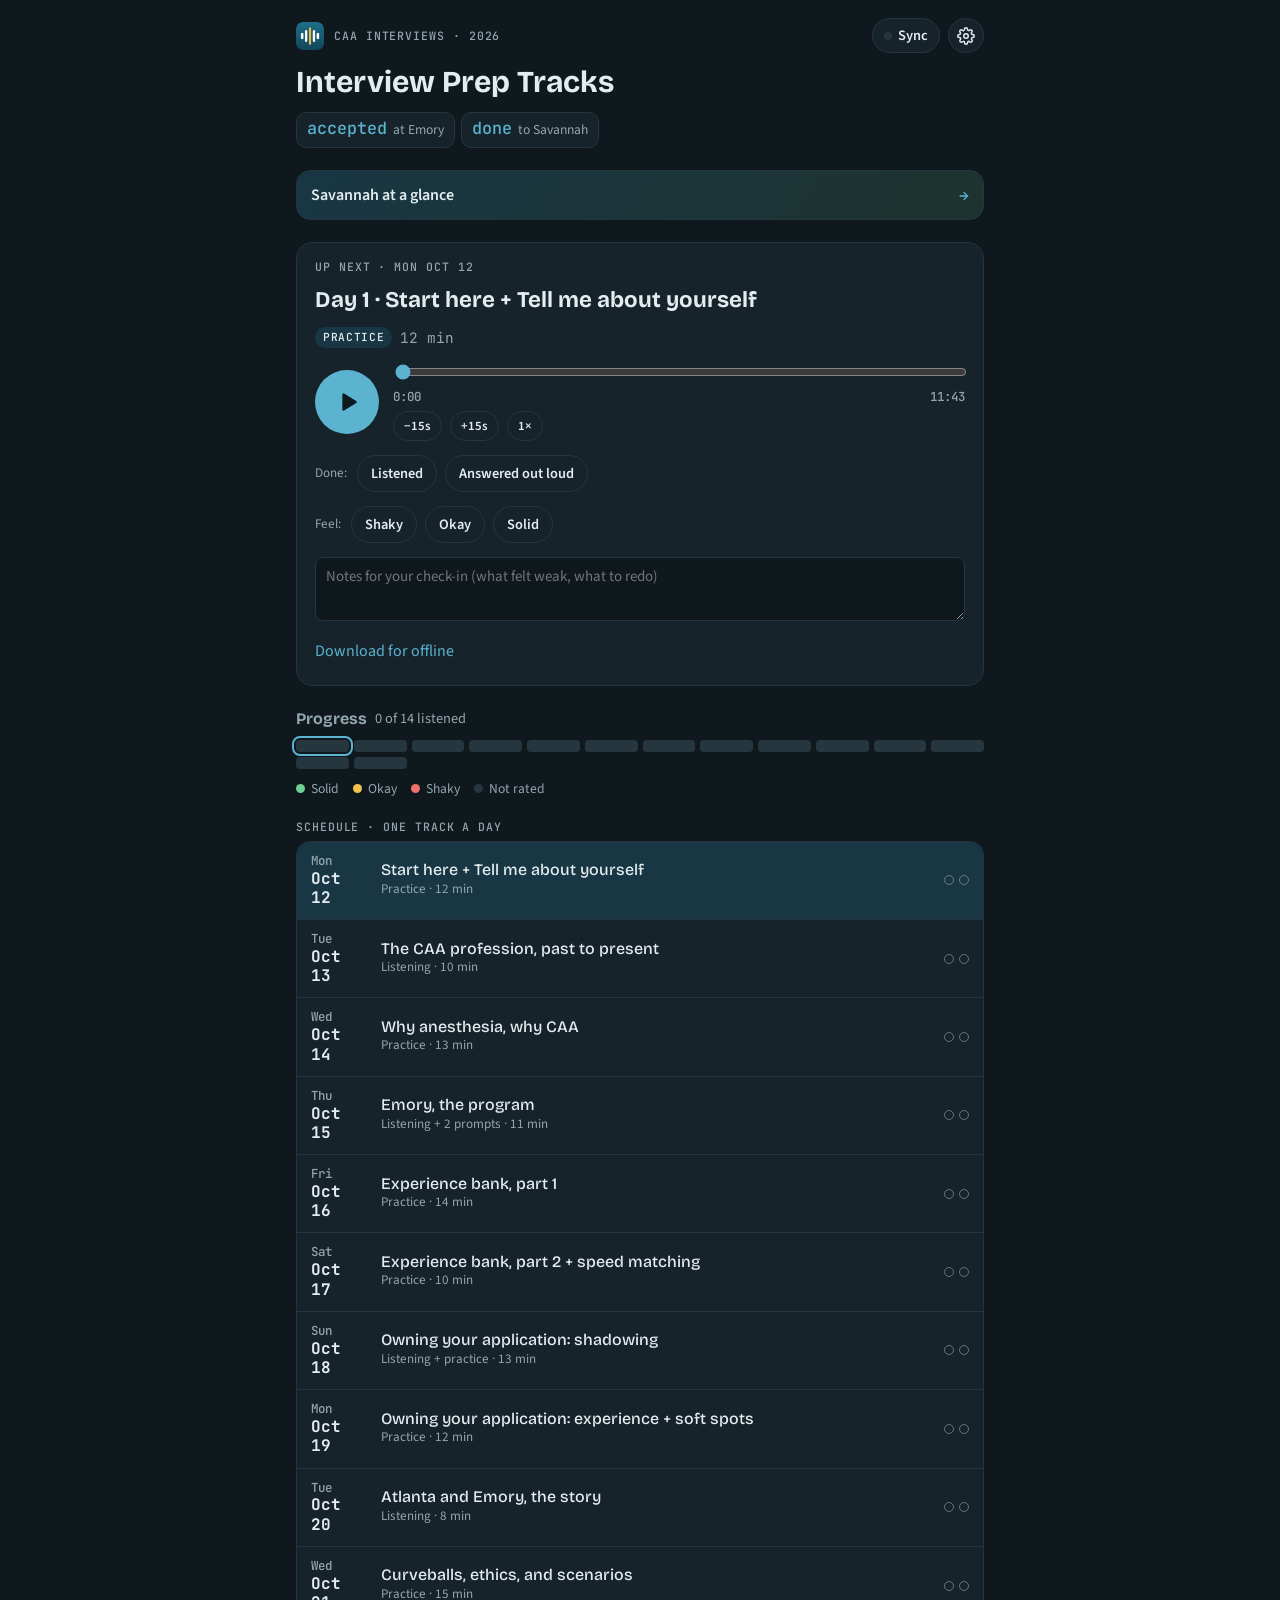
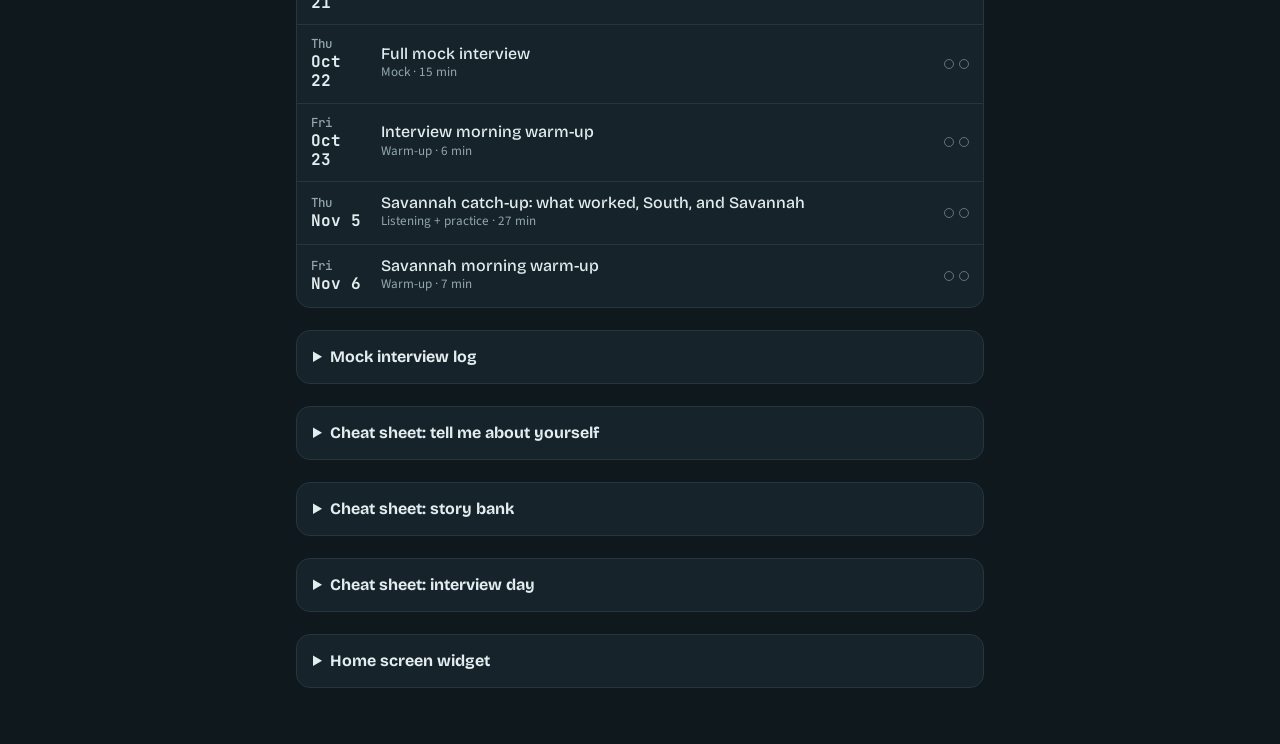
<file: index.html>
<!doctype html>
<html lang="en" data-theme="midnight">
<head>
<meta charset="utf-8">
<meta name="viewport" content="width=device-width,initial-scale=1,viewport-fit=cover">
<title>Interview Prep Tracks</title>
<meta name="description" content="Daily audio prep tracks for CAA interviews, with progress and confidence tracking.">
<meta id="themeColorMeta" name="theme-color" content="#0f181c">
<link rel="icon" href="icons/favicon.ico" sizes="any">
<link rel="icon" type="image/png" sizes="32x32" href="icons/favicon-32.png">
<link rel="icon" type="image/png" sizes="16x16" href="icons/favicon-16.png">
<link rel="apple-touch-icon" href="icons/apple-touch-icon.png">
<link rel="manifest" href="manifest.webmanifest">
<meta name="apple-mobile-web-app-capable" content="yes">
<meta name="apple-mobile-web-app-title" content="Prep Tracks">
<meta property="og:title" content="Interview Prep Tracks">
<meta property="og:description" content="Daily audio prep for CAA interviews.">
<meta property="og:image" content="https://feirzen.github.io/interview-prep/icons/og-image.png">
<meta property="og:type" content="website">
<meta name="twitter:card" content="summary_large_image">
<link rel="preconnect" href="https://fonts.googleapis.com">
<link rel="stylesheet" href="https://fonts.googleapis.com/css2?family=Bricolage+Grotesque:opsz,wght@12..96,500;12..96,700&family=Source+Sans+3:wght@400;600&family=JetBrains+Mono:wght@500&display=swap">
<link rel="stylesheet" href="styles.css?v=4">
<script>try{var t=JSON.parse(localStorage.getItem("ipt-settings")||"{}").theme;if(t)document.documentElement.setAttribute("data-theme",t)}catch(e){}</script>
</head>
<body>
<div class="wrap">
  <header>
    <div class="topline">
      <div class="brand"><img src="icons/icon-192.png" alt="" width="28" height="28"><span class="eyebrow">CAA interviews · 2026</span></div>
      <div class="tools">
        <button class="iconbtn" id="syncBtn" type="button" title="Sync settings" aria-label="Sync settings"><span id="syncDot" class="syncdot"></span>Sync</button>
        <button class="iconbtn gearbtn" id="gearBtn" type="button" title="Settings" aria-label="Settings" aria-expanded="false">
          <svg viewBox="0 0 24 24" width="18" height="18" fill="none" stroke="currentColor" stroke-width="2" stroke-linecap="round" stroke-linejoin="round" aria-hidden="true"><circle cx="12" cy="12" r="3"/><path d="M19.4 15a1.65 1.65 0 0 0 .33 1.82l.06.06a2 2 0 1 1-2.83 2.83l-.06-.06a1.65 1.65 0 0 0-1.82-.33 1.65 1.65 0 0 0-1 1.51V21a2 2 0 1 1-4 0v-.09a1.65 1.65 0 0 0-1-1.51 1.65 1.65 0 0 0-1.82.33l-.06.06a2 2 0 1 1-2.83-2.83l.06-.06a1.65 1.65 0 0 0 .33-1.82 1.65 1.65 0 0 0-1.51-1H3a2 2 0 1 1 0-4h.09a1.65 1.65 0 0 0 1.51-1 1.65 1.65 0 0 0-.33-1.82l-.06-.06a2 2 0 1 1 2.83-2.83l.06.06a1.65 1.65 0 0 0 1.82.33h.01a1.65 1.65 0 0 0 1-1.51V3a2 2 0 1 1 4 0v.09a1.65 1.65 0 0 0 1 1.51 1.65 1.65 0 0 0 1.82-.33l.06-.06a2 2 0 1 1 2.83 2.83l-.06.06a1.65 1.65 0 0 0-.33 1.82v.01a1.65 1.65 0 0 0 1.51 1H21a2 2 0 1 1 0 4h-.09a1.65 1.65 0 0 0-1.51 1z"/></svg>
        </button>
      </div>
    </div>
    <h1>Interview Prep Tracks</h1>
    <div class="countdowns" id="countdowns"></div>
  </header>

  <section class="sync" id="syncPanel" hidden>
    <h2>Save progress to GitHub</h2>
    <p>Your marks save on this device right away. Add a GitHub token and they also save to your <span class="mono">interview-prep</span> repo, so your phone, laptop, and the widget all stay in sync.</p>
    <ol>
      <li>Open <a href="https://github.com/settings/personal-access-tokens/new" target="_blank" rel="noopener">GitHub → New fine-grained token</a>.</li>
      <li>Name it <b>interview-prep</b>. Set expiration to 90 days.</li>
      <li>Under <b>Repository access</b>, pick <b>Only select repositories</b>, then choose <b>interview-prep</b>.</li>
      <li>Under <b>Permissions → Repository permissions</b>, set <b>Contents</b> to <b>Read and write</b>.</li>
      <li>Click <b>Generate token</b>, copy it, and paste it below.</li>
    </ol>
    <label for="tokenInput" class="lbl">GitHub token</label>
    <div class="tokenrow">
      <input id="tokenInput" type="password" autocomplete="off" placeholder="github_pat_…">
      <button type="button" id="tokenSave">Save</button>
    </div>
    <div class="tokenrow">
      <button type="button" id="tokenClear" class="ghost">Remove token</button>
      <span class="note" id="syncStatus"></span>
    </div>
    <p class="note">The token stays in this browser only. It never goes into the repo.</p>
  </section>

  <a class="posterlink" href="savannah.html">Savannah at a glance <span aria-hidden="true">→</span></a>

  <section class="today" id="today" aria-live="polite"><div class="eyebrow">Loading tracks…</div></section>

  <section class="summary" aria-label="Progress">
    <div class="meta"><h2 class="small">Progress</h2><span id="sumtext"></span></div>
    <div class="lights" id="lights"></div>
    <div class="legend">
      <span style="--c:var(--solid)">Solid</span>
      <span style="--c:var(--okay)">Okay</span>
      <span style="--c:var(--shaky)">Shaky</span>
      <span style="--c:var(--line)">Not rated</span>
    </div>
  </section>

  <section>
    <div class="eyebrow" style="margin-bottom:8px">Schedule · one track a day</div>
    <div class="list" id="list"></div>
  </section>

  <details class="drawer">
    <summary>Mock interview log</summary>
    <div class="inner">
      <form class="form" id="mockform">
        <input id="m-date" type="date" aria-label="Date">
        <input id="m-who" type="text" placeholder="With who? (Ri, a friend, Claude)" aria-label="Partner">
        <select id="m-feel" aria-label="How it felt" class="full">
          <option value="okay">How did it feel? Okay</option>
          <option value="shaky">Shaky</option>
          <option value="solid">Solid</option>
        </select>
        <textarea id="m-note" class="full" placeholder="What went well, what to fix"></textarea>
        <button type="submit" class="full">Log mock</button>
      </form>
      <div id="mocks"></div>
    </div>
  </details>

  <details class="drawer">
    <summary>Cheat sheet: tell me about yourself</summary>
    <div class="inner">
      <ol>
        <li><b>Present.</b> BYU exercise science, scribe/MA at a behavioral health startup, Spanish interpreter in Midvale.</li>
        <li><b>Moment.</b> Heart transplant: two jobs at once, surgeons replacing the heart, anesthesia keeping the patient alive.</li>
        <li><b>Thread.</b> Responsibility for people who can't care for or speak for themselves. Caregiver, interpreter, detox.</li>
        <li><b>Destination.</b> Shadowed CAAs, saw that responsibility at its most complete, with an anesthesiologist backing her up.</li>
      </ol>
      <div class="note">About 90 seconds. Under two minutes, always. Land on the destination and stop.</div>
    </div>
  </details>

  <details class="drawer">
    <summary>Cheat sheet: story bank</summary>
    <div class="inner" id="stories"></div>
  </details>

  <details class="drawer">
    <summary>Cheat sheet: interview day</summary>
    <div class="inner">
      <ul>
        <li><b>Emory · Fri Oct 23.</b> 57 Executive Park South, Suite 300. Not main campus on Clifton Rd. Check in 11:45 ET, no earlier than 11:35. Free parking. Business attire. Up to 3 hours, 8 candidates.</li>
        <li><b>Day includes:</b> info session, interview breakouts, group Q&amp;A, student Q&amp;A, tour, refreshments. All of it counts.</li>
        <li><b>Ask faculty:</b> How are final-year out-of-town rotations assigned? What do students who thrive in year one do differently? How is sim used across the program? Where do grads end up?</li>
        <li><b>Ask students:</b> Normal first-semester week? Where do people live, how's the commute? What surprised you? What do you wish you'd done the summer before?</li>
        <li><b>Your numbers vs their class:</b> GPA 3.94 vs 3.75 avg. GRE Q 161 vs 159.2 avg.</li>
        <li><b>Don't use:</b> the propranolol hold detail. Describe the Aug 31 cases as lumpectomies with sentinel node biopsy.</li>
        <li><b>Savannah · Fri Nov 6.</b> 709 Mall Blvd, Health Professions Building. Be there 8:00 ET (later email said 8:15). Follow "AA Program Interview" signs, immediate right, visitor parking, breezeway. Bring luggage, the office holds it. Memorial Health visit, Q&amp;A with director/faculty/students, trolley tour, back on campus by 4:30.</li>
        <li><b>Savannah poster:</b> <a href="savannah.html">open the at-a-glance page</a> for interview day.</li>
      </ul>
    </div>
  </details>

  <details class="drawer">
    <summary>Home screen widget</summary>
    <div class="inner">
      <p>A Scriptable widget shows today's track, your lights, and the countdown. Setup steps are in the repo's <a href="https://github.com/Feirzen/interview-prep#home-screen-widget" target="_blank" rel="noopener">README</a>.</p>
    </div>
  </details>
</div>
<div class="toast" id="toast" role="status" hidden></div>
<script src="app.js?v=4"></script>
<script src="https://feirzen.github.io/flag-hub/kit/kit.js" data-app="interview-prep" data-name="Interview Prep" defer></script>
</body>
</html>
</file>
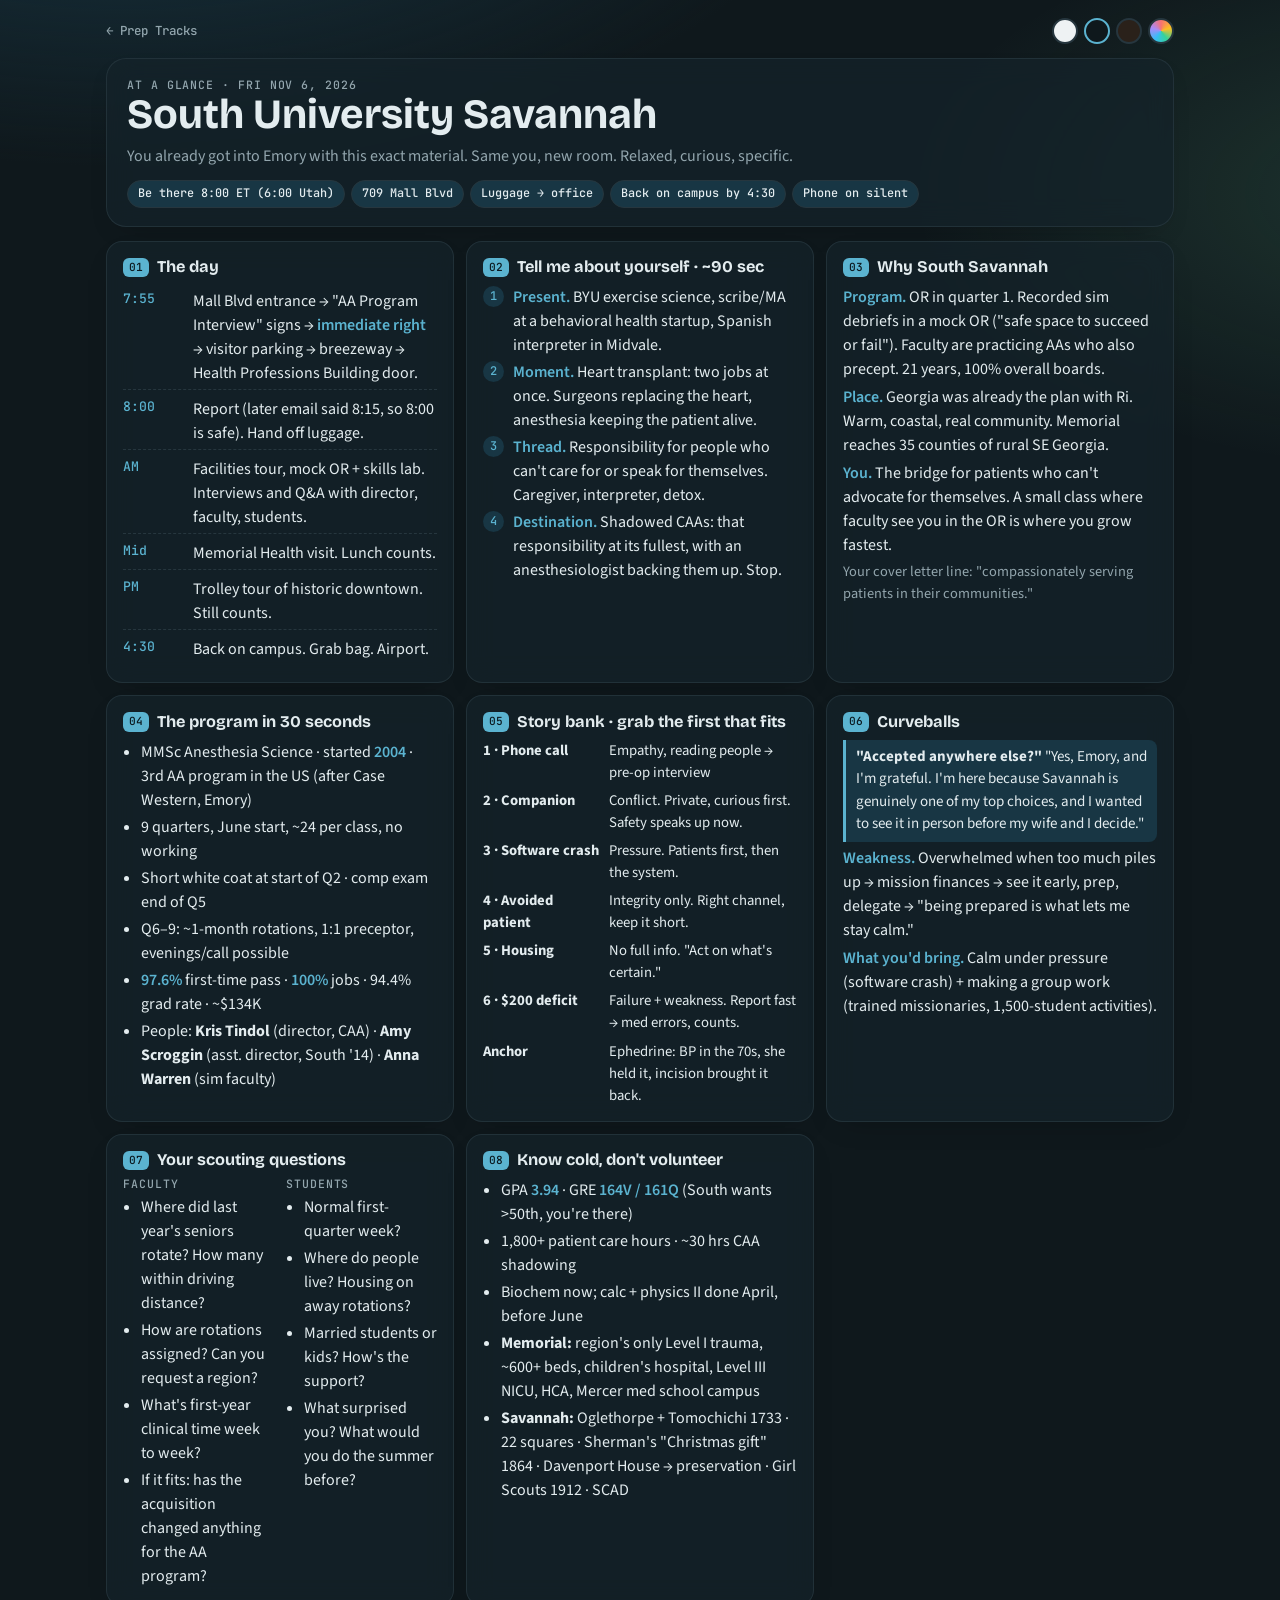
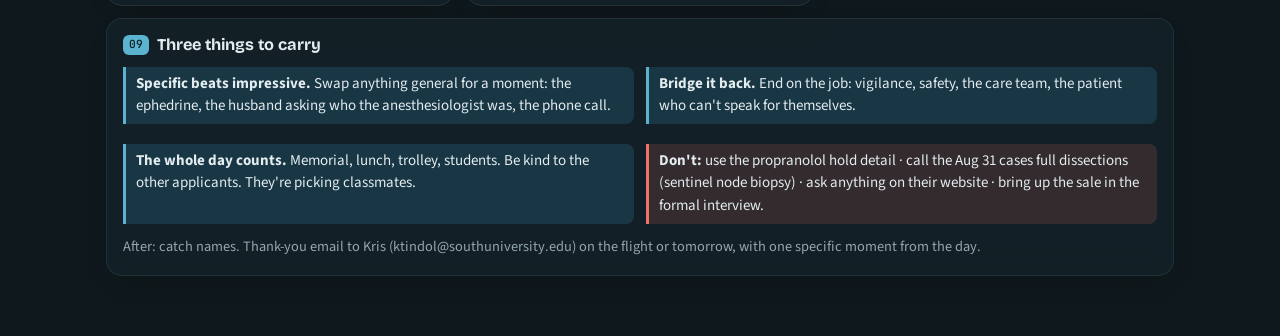
<file: savannah.html>
<!doctype html>
<html lang="en" data-theme="midnight">
<head>
<meta charset="utf-8">
<meta name="viewport" content="width=device-width,initial-scale=1,viewport-fit=cover">
<title>Savannah at a Glance · Interview Prep</title>
<meta name="description" content="One-screen interview day poster for South University Savannah.">
<meta id="themeColorMeta" name="theme-color" content="#0f181c">
<link rel="icon" href="icons/favicon.ico" sizes="any">
<link rel="icon" type="image/png" sizes="32x32" href="icons/favicon-32.png">
<link rel="apple-touch-icon" href="icons/apple-touch-icon.png">
<link rel="manifest" href="manifest.webmanifest">
<meta name="apple-mobile-web-app-capable" content="yes">
<meta property="og:title" content="Savannah at a Glance">
<meta property="og:description" content="Interview day poster: logistics, answers, stories, questions.">
<meta property="og:image" content="https://feirzen.github.io/interview-prep/icons/og-image.png">
<meta name="twitter:card" content="summary_large_image">
<link rel="preconnect" href="https://fonts.googleapis.com">
<link rel="stylesheet" href="https://fonts.googleapis.com/css2?family=Bricolage+Grotesque:opsz,wght@12..96,500;12..96,700&family=Source+Sans+3:wght@400;600&family=JetBrains+Mono:wght@500&display=swap">
<link rel="stylesheet" href="styles.css?v=4">
<script>try{var t=JSON.parse(localStorage.getItem("ipt-settings")||"{}").theme;if(t&&t!=="chameleon")document.documentElement.setAttribute("data-theme",t)}catch(e){}</script>
<style>
  body{background:
    radial-gradient(1200px 600px at 10% -10%, var(--accent-soft), transparent 60%),
    radial-gradient(900px 500px at 110% 10%, var(--solid-soft), transparent 55%),
    var(--bg);min-height:100vh}
  .pwrap{max-width:1100px;margin:0 auto;padding:18px 16px 60px}
  .ptop{display:flex;justify-content:space-between;align-items:center;gap:10px;margin-bottom:14px}
  .ptop a.back{font:500 .78rem/1 var(--mono);text-decoration:none;color:var(--muted)}
  .themes{display:flex;gap:6px}
  .themes button{width:26px;height:26px;border-radius:50%;border:2px solid var(--line);padding:0;cursor:pointer;transition:transform .2s ease,border-color .2s ease}
  .themes button:hover{transform:scale(1.08)}
  .themes button[aria-pressed="true"]{border-color:var(--accent)}
  .hero{padding:20px 20px 18px;border-radius:20px;margin-bottom:14px}
  .hero h1{font-size:clamp(1.7rem,5vw,2.6rem)}
  .hero .sub{color:var(--muted);margin-top:6px}
  .chips{display:flex;flex-wrap:wrap;gap:6px;margin-top:12px}
  .chip2{font:500 .74rem/1 var(--mono);padding:7px 10px;border-radius:999px;background:var(--accent-soft);color:var(--ink);border:1px solid var(--line)}
  .glass{background:color-mix(in srgb, var(--surface) 72%, transparent);border:1px solid color-mix(in srgb, var(--line) 80%, transparent);
    backdrop-filter:blur(14px) saturate(1.2);-webkit-backdrop-filter:blur(14px) saturate(1.2);box-shadow:0 10px 30px -18px rgba(0,0,0,.45)}
  .grid{display:grid;grid-template-columns:repeat(auto-fit,minmax(300px,1fr));gap:12px}
  .card{border-radius:16px;padding:16px 16px 14px;opacity:0;transform:translateY(10px);animation:rise .55s cubic-bezier(.2,.7,.2,1) forwards}
  .card h2{font-size:1.02rem;display:flex;align-items:center;gap:8px;margin-bottom:8px}
  .card h2 .n{font:500 .7rem/1 var(--mono);color:var(--accent-ink);background:var(--accent);border-radius:6px;padding:4px 6px}
  .card ul,.card ol{margin:0;padding-left:18px}
  .card li{margin:3px 0}
  .card p{margin:4px 0}
  .k{color:var(--accent);font-weight:600}
  .m{color:var(--muted);font-size:.9rem}
  .tl{list-style:none;padding:0!important}
  .tl li{display:grid;grid-template-columns:62px 1fr;gap:8px;padding:4px 0;border-bottom:1px dashed var(--line)}
  .tl li:last-child{border-bottom:0}
  .tl b{font:500 .82rem/1.5 var(--mono);color:var(--accent)}
  .beats{counter-reset:b;list-style:none;padding:0!important}
  .beats li{counter-increment:b;position:relative;padding-left:30px}
  .beats li::before{content:counter(b);position:absolute;left:0;top:1px;width:21px;height:21px;border-radius:50%;background:var(--accent-soft);color:var(--accent);font:500 .75rem/21px var(--mono);text-align:center}
  .stories{display:grid;grid-template-columns:1fr;gap:6px}
  .stories div{display:grid;grid-template-columns:118px 1fr;gap:8px;font-size:.92rem}
  .stories b{color:var(--ink)}
  .quote{border-left:3px solid var(--accent);padding:6px 10px;border-radius:0 8px 8px 0;background:var(--accent-soft);font-size:.94rem}
  .warn{border-left-color:var(--shaky);background:var(--shaky-soft)}
  .wide{grid-column:1/-1}
  .two{display:grid;grid-template-columns:1fr 1fr;gap:12px}
  @media (max-width:620px){.two{grid-template-columns:1fr}.stories div{grid-template-columns:1fr;gap:0}}
  @keyframes rise{to{opacity:1;transform:none}}
  @media (prefers-reduced-motion:reduce){.card{animation:none;opacity:1;transform:none}}
  @media print{
    body{background:#fff;color:#111}.ptop{display:none}
    .glass{background:#fff;backdrop-filter:none;box-shadow:none;border:1px solid #ccc}
    .card{animation:none;opacity:1;transform:none;break-inside:avoid;padding:10px}
    .pwrap{padding:0}.grid{gap:8px}body{font-size:12px}
  }
</style>
</head>
<body>
<div class="pwrap">
  <div class="ptop">
    <a class="back" href="./">← Prep Tracks</a>
    <div class="themes" role="group" aria-label="Theme">
      <button type="button" data-t="paper" title="Paper" style="background:#eef2f3"></button>
      <button type="button" data-t="midnight" title="Midnight" style="background:#0f181c"></button>
      <button type="button" data-t="sepia" title="Sepia" style="background:#2a211a"></button>
      <button type="button" data-t="chameleon" title="Chameleon" style="background:conic-gradient(#f87171,#fbbf24,#34d399,#38bdf8,#a78bfa,#f87171)"></button>
    </div>
  </div>

  <section class="hero glass">
    <div class="eyebrow">At a glance · Fri Nov 6, 2026</div>
    <h1>South University Savannah</h1>
    <div class="sub">You already got into Emory with this exact material. Same you, new room. Relaxed, curious, specific.</div>
    <div class="chips">
      <span class="chip2">Be there 8:00 ET (6:00 Utah)</span>
      <span class="chip2">709 Mall Blvd</span>
      <span class="chip2">Luggage → office</span>
      <span class="chip2">Back on campus by 4:30</span>
      <span class="chip2">Phone on silent</span>
    </div>
  </section>

  <div class="grid">
    <section class="card glass" style="animation-delay:.05s">
      <h2><span class="n">01</span>The day</h2>
      <ul class="tl">
        <li><b>7:55</b><span>Mall Blvd entrance → "AA Program Interview" signs → <span class="k">immediate right</span> → visitor parking → breezeway → Health Professions Building door.</span></li>
        <li><b>8:00</b><span>Report (later email said 8:15, so 8:00 is safe). Hand off luggage.</span></li>
        <li><b>AM</b><span>Facilities tour, mock OR + skills lab. Interviews and Q&amp;A with director, faculty, students.</span></li>
        <li><b>Mid</b><span>Memorial Health visit. Lunch counts.</span></li>
        <li><b>PM</b><span>Trolley tour of historic downtown. Still counts.</span></li>
        <li><b>4:30</b><span>Back on campus. Grab bag. Airport.</span></li>
      </ul>
    </section>

    <section class="card glass" style="animation-delay:.1s">
      <h2><span class="n">02</span>Tell me about yourself · ~90 sec</h2>
      <ol class="beats">
        <li><span class="k">Present.</span> BYU exercise science, scribe/MA at a behavioral health startup, Spanish interpreter in Midvale.</li>
        <li><span class="k">Moment.</span> Heart transplant: two jobs at once. Surgeons replacing the heart, anesthesia keeping the patient alive.</li>
        <li><span class="k">Thread.</span> Responsibility for people who can't care for or speak for themselves. Caregiver, interpreter, detox.</li>
        <li><span class="k">Destination.</span> Shadowed CAAs: that responsibility at its fullest, with an anesthesiologist backing them up. Stop.</li>
      </ol>
    </section>

    <section class="card glass" style="animation-delay:.15s">
      <h2><span class="n">03</span>Why South Savannah</h2>
      <p><span class="k">Program.</span> OR in quarter 1. Recorded sim debriefs in a mock OR ("safe space to succeed or fail"). Faculty are practicing AAs who also precept. 21 years, 100% overall boards.</p>
      <p><span class="k">Place.</span> Georgia was already the plan with Ri. Warm, coastal, real community. Memorial reaches 35 counties of rural SE Georgia.</p>
      <p><span class="k">You.</span> The bridge for patients who can't advocate for themselves. A small class where faculty see you in the OR is where you grow fastest.</p>
      <p class="m">Your cover letter line: "compassionately serving patients in their communities."</p>
    </section>

    <section class="card glass" style="animation-delay:.2s">
      <h2><span class="n">04</span>The program in 30 seconds</h2>
      <ul>
        <li>MMSc Anesthesia Science · started <span class="k">2004</span> · 3rd AA program in the US (after Case Western, Emory)</li>
        <li>9 quarters, June start, ~24 per class, no working</li>
        <li>Short white coat at start of Q2 · comp exam end of Q5</li>
        <li>Q6–9: ~1-month rotations, 1:1 preceptor, evenings/call possible</li>
        <li><span class="k">97.6%</span> first-time pass · <span class="k">100%</span> jobs · 94.4% grad rate · ~$134K</li>
        <li>People: <b>Kris Tindol</b> (director, CAA) · <b>Amy Scroggin</b> (asst. director, South '14) · <b>Anna Warren</b> (sim faculty)</li>
      </ul>
    </section>

    <section class="card glass" style="animation-delay:.25s">
      <h2><span class="n">05</span>Story bank · grab the first that fits</h2>
      <div class="stories">
        <div><b>1 · Phone call</b><span>Empathy, reading people → pre-op interview</span></div>
        <div><b>2 · Companion</b><span>Conflict. Private, curious first. Safety speaks up now.</span></div>
        <div><b>3 · Software crash</b><span>Pressure. Patients first, then the system.</span></div>
        <div><b>4 · Avoided patient</b><span>Integrity only. Right channel, keep it short.</span></div>
        <div><b>5 · Housing</b><span>No full info. "Act on what's certain."</span></div>
        <div><b>6 · $200 deficit</b><span>Failure + weakness. Report fast → med errors, counts.</span></div>
        <div><b>Anchor</b><span>Ephedrine: BP in the 70s, she held it, incision brought it back.</span></div>
      </div>
    </section>

    <section class="card glass" style="animation-delay:.3s">
      <h2><span class="n">06</span>Curveballs</h2>
      <p class="quote"><b>"Accepted anywhere else?"</b> "Yes, Emory, and I'm grateful. I'm here because Savannah is genuinely one of my top choices, and I wanted to see it in person before my wife and I decide."</p>
      <p><span class="k">Weakness.</span> Overwhelmed when too much piles up → mission finances → see it early, prep, delegate → "being prepared is what lets me stay calm."</p>
      <p><span class="k">What you'd bring.</span> Calm under pressure (software crash) + making a group work (trained missionaries, 1,500-student activities).</p>
    </section>

    <section class="card glass" style="animation-delay:.35s">
      <h2><span class="n">07</span>Your scouting questions</h2>
      <div class="two">
        <div><div class="eyebrow" style="margin-bottom:6px">Faculty</div><ul>
          <li>Where did last year's seniors rotate? How many within driving distance?</li>
          <li>How are rotations assigned? Can you request a region?</li>
          <li>What's first-year clinical time week to week?</li>
          <li>If it fits: has the acquisition changed anything for the AA program?</li>
        </ul></div>
        <div><div class="eyebrow" style="margin-bottom:6px">Students</div><ul>
          <li>Normal first-quarter week?</li>
          <li>Where do people live? Housing on away rotations?</li>
          <li>Married students or kids? How's the support?</li>
          <li>What surprised you? What would you do the summer before?</li>
        </ul></div>
      </div>
    </section>

    <section class="card glass" style="animation-delay:.4s">
      <h2><span class="n">08</span>Know cold, don't volunteer</h2>
      <ul>
        <li>GPA <span class="k">3.94</span> · GRE <span class="k">164V / 161Q</span> (South wants &gt;50th, you're there)</li>
        <li>1,800+ patient care hours · ~30 hrs CAA shadowing</li>
        <li>Biochem now; calc + physics II done April, before June</li>
        <li><b>Memorial:</b> region's only Level I trauma, ~600+ beds, children's hospital, Level III NICU, HCA, Mercer med school campus</li>
        <li><b>Savannah:</b> Oglethorpe + Tomochichi 1733 · 22 squares · Sherman's "Christmas gift" 1864 · Davenport House → preservation · Girl Scouts 1912 · SCAD</li>
      </ul>
    </section>

    <section class="card glass wide" style="animation-delay:.45s">
      <h2><span class="n">09</span>Three things to carry</h2>
      <div class="two">
        <p class="quote"><b>Specific beats impressive.</b> Swap anything general for a moment: the ephedrine, the husband asking who the anesthesiologist was, the phone call.</p>
        <p class="quote"><b>Bridge it back.</b> End on the job: vigilance, safety, the care team, the patient who can't speak for themselves.</p>
        <p class="quote"><b>The whole day counts.</b> Memorial, lunch, trolley, students. Be kind to the other applicants. They're picking classmates.</p>
        <p class="quote warn"><b>Don't:</b> use the propranolol hold detail · call the Aug 31 cases full dissections (sentinel node biopsy) · ask anything on their website · bring up the sale in the formal interview.</p>
      </div>
      <p class="m" style="margin-top:8px">After: catch names. Thank-you email to Kris (ktindol@southuniversity.edu) on the flight or tomorrow, with one specific moment from the day.</p>
    </section>
  </div>
</div>
<script>
(function(){
  var KEY="ipt-settings", s={};
  try{s=JSON.parse(localStorage.getItem(KEY)||"{}")}catch(e){}
  var VARS=["bg","surface","ink","muted","line","accent","accent-ink","accent-soft","shaky","okay","solid","shaky-soft","okay-soft","solid-soft"];
  function H(x,s,l,a){return "hsl("+x+" "+s+"% "+l+"%"+(a?" / "+a+"%":"")+")"}
  function cham(){
    if(s.chamLock&&s.chamLock.v)return s.chamLock;
    var h=Math.floor(Math.random()*360),acc=(h+120+Math.floor(Math.random()*110))%360,light=s.tone==="light"?true:s.tone==="dark"?false:Math.random()<.28;
    return light?{scheme:"light",v:{bg:H(h,32,95),surface:H(h,42,99),ink:H(h,38,11),muted:H(h,14,42),line:H(h,22,83),accent:H(acc,66,37),"accent-ink":"#fff","accent-soft":H(acc,66,45,13),shaky:"hsl(8 72% 44%)",okay:"hsl(38 80% 36%)",solid:"hsl(150 55% 30%)","shaky-soft":"hsl(8 72% 50% / 13%)","okay-soft":"hsl(38 80% 45% / 15%)","solid-soft":"hsl(150 55% 40% / 14%)"}}
      :{scheme:"dark",v:{bg:H(h,26,7),surface:H(h,22,12),ink:H(h,26,95),muted:H(h,14,66),line:H(h,18,21),accent:H(acc,74,63),"accent-ink":H(h,30,8),"accent-soft":H(acc,74,63,16),shaky:"hsl(4 82% 70%)",okay:"hsl(42 90% 62%)",solid:"hsl(150 60% 62%)","shaky-soft":"hsl(4 82% 70% / 15%)","okay-soft":"hsl(42 90% 62% / 15%)","solid-soft":"hsl(150 60% 62% / 15%)"}};
  }
  function apply(){
    var t=s.theme||"midnight",r=document.documentElement;
    VARS.forEach(function(k){r.style.removeProperty("--"+k)});r.style.colorScheme="";
    if(t==="chameleon"){r.setAttribute("data-theme","midnight");var p=cham();VARS.forEach(function(k){r.style.setProperty("--"+k,p.v[k])});r.style.colorScheme=p.scheme}
    else r.setAttribute("data-theme",t);
    document.querySelectorAll(".themes button").forEach(function(b){b.setAttribute("aria-pressed",b.dataset.t===t?"true":"false")});
    var m=document.getElementById("themeColorMeta");if(m)m.setAttribute("content",getComputedStyle(document.body).backgroundColor);
  }
  document.querySelectorAll(".themes button").forEach(function(b){b.addEventListener("click",function(){
    if(s.theme===b.dataset.t&&b.dataset.t!=="chameleon")return;
    s.theme=b.dataset.t;s.chamLock=null;try{localStorage.setItem(KEY,JSON.stringify(s))}catch(e){}apply();
  })});
  apply();
})();
</script>
</body>
</html>
</file>
<file: styles.css>
/* Interview Prep Tracks
   Themes match Study Decks: midnight (dark), paper (light), sepia, chameleon.
   Every color is a custom property; chameleon writes them inline at runtime. */

:root,
html[data-theme="midnight"] {
  --bg:#0f181c; --surface:#16232a; --ink:#e3ecef; --muted:#93a6ae; --line:#26363e;
  --accent:#5bb3d0; --accent-ink:#0c1a20; --accent-soft:#183644;
  --shaky:#f07167; --okay:#f2c14e; --solid:#6fcf97; --onlight:#0c1a20;
  --shaky-soft:rgba(240,113,103,.15); --okay-soft:rgba(242,193,78,.15); --solid-soft:rgba(111,207,151,.15);
  color-scheme:dark;
}
html[data-theme="paper"] {
  --bg:#eef2f3; --surface:#ffffff; --ink:#15232a; --muted:#5b6d75; --line:#d5dee1;
  --accent:#1f6f8b; --accent-ink:#ffffff; --accent-soft:#dcebf0;
  --shaky:#c2410c; --okay:#b7791f; --solid:#2f7d4f; --onlight:#ffffff;
  --shaky-soft:#fde4d8; --okay-soft:#fbefd2; --solid-soft:#dcefe2;
  color-scheme:light;
}
html[data-theme="sepia"] {
  --bg:#1b1510; --surface:#2a211a; --ink:#f2e7d6; --muted:#b5a38c; --line:#3f332a;
  --accent:#e0a458; --accent-ink:#1b1510; --accent-soft:#3a2c1f;
  --shaky:#e08a7a; --okay:#f0b429; --solid:#86c98b; --onlight:#1b1510;
  --shaky-soft:rgba(224,138,122,.15); --okay-soft:rgba(240,180,41,.15); --solid-soft:rgba(134,201,139,.15);
  color-scheme:dark;
}

:root{
  --display:"Bricolage Grotesque","Segoe UI",system-ui,sans-serif;
  --body:"Source Sans 3","Segoe UI",system-ui,sans-serif;
  --mono:"JetBrains Mono",ui-monospace,Consolas,monospace;
}
*{box-sizing:border-box}
html{padding-top:env(safe-area-inset-top,0px);padding-bottom:env(safe-area-inset-bottom,0px);background:var(--bg)}
body{margin:0;background:var(--bg);color:var(--ink);font:16px/1.5 var(--body);-webkit-text-size-adjust:100%}
[hidden]{display:none!important}
a{color:var(--accent)}
.wrap{max-width:720px;margin:0 auto;padding:18px 16px 56px;display:flex;flex-direction:column;gap:22px}
h1,h2,h3{font-family:var(--display);margin:0;text-wrap:balance;line-height:1.15}
h1{font-size:1.9rem;font-weight:700}
h2{font-size:1.15rem;font-weight:700}
h2.small{font-size:1rem}
.eyebrow{font:500 .72rem/1 var(--mono);letter-spacing:.08em;text-transform:uppercase;color:var(--muted)}
.mono{font-family:var(--mono);font-variant-numeric:tabular-nums}
.note{font-size:.85rem;color:var(--muted)}

header{display:flex;flex-direction:column;gap:12px}
.topline{display:flex;justify-content:space-between;align-items:center;position:relative}
.brand{display:flex;align-items:center;gap:10px}
.brand img{border-radius:7px}
.tools{display:flex;gap:8px}
.iconbtn{display:inline-flex;align-items:center;gap:6px;padding:6px 11px}
.gearbtn{padding:6px 8px}
.syncdot{width:8px;height:8px;border-radius:50%;background:var(--line)}
.syncdot.on{background:var(--solid)}
.syncdot.err{background:var(--shaky)}

.countdowns{display:flex;flex-wrap:wrap;gap:6px}
.cd{display:flex;align-items:baseline;gap:6px;padding:7px 10px;border:1px solid var(--line);border-radius:10px;background:var(--surface)}
.cd b{font:500 1.05rem/1 var(--mono);color:var(--accent)}
.cd span{font-size:.85rem;color:var(--muted)}

button{font:600 .9rem var(--body);border:1px solid var(--line);background:var(--surface);color:var(--ink);border-radius:999px;padding:7px 13px;cursor:pointer}
button.ghost{background:none}
button:focus-visible,textarea:focus-visible,input:focus-visible,select:focus-visible,summary:focus-visible,a:focus-visible{outline:2px solid var(--accent);outline-offset:2px}
button[aria-pressed="true"]{background:var(--accent);border-color:var(--accent);color:var(--accent-ink)}
button.c-shaky[aria-pressed="true"]{background:var(--shaky);border-color:var(--shaky);color:var(--onlight)}
button.c-okay[aria-pressed="true"]{background:var(--okay);border-color:var(--okay);color:var(--onlight)}
button.c-solid[aria-pressed="true"]{background:var(--solid);border-color:var(--solid);color:var(--onlight)}
.links{display:flex;flex-wrap:wrap;gap:16px;align-items:center}
a.link{padding:4px 0;color:var(--accent);text-decoration:none}
button.link{border:none;background:none;padding:4px 0;color:var(--accent)}
textarea,input,select{font:15px var(--body);color:var(--ink);background:var(--bg);border:1px solid var(--line);border-radius:8px;padding:8px 10px;width:100%}
textarea{min-height:64px;resize:vertical}

.sync{background:var(--surface);border:1px solid var(--line);border-radius:14px;padding:18px;display:flex;flex-direction:column;gap:10px}
.sync p,.sync ol{margin:0}
.sync ol{padding-left:20px;display:flex;flex-direction:column;gap:4px}
.lbl{font-size:.82rem;color:var(--muted)}
.tokenrow{display:flex;gap:8px;align-items:center;flex-wrap:wrap}
.tokenrow input{flex:1;min-width:0}

.today{background:var(--surface);border:1px solid var(--line);border-radius:16px;padding:18px;display:flex;flex-direction:column;gap:14px}
.today h2{font-size:1.4rem}
.player{display:flex;align-items:center;gap:14px}
.bigplay{width:64px;height:64px;flex:none;border-radius:50%;border:none;background:var(--accent);color:var(--accent-ink);display:grid;place-items:center;padding:0}
.bigplay svg{width:28px;height:28px}
.ptrack{flex:1;min-width:0;display:flex;flex-direction:column;gap:6px}
.scrub{width:100%;accent-color:var(--accent);padding:0;border:none;background:none}
.ptime{display:flex;justify-content:space-between;font:500 .78rem var(--mono);color:var(--muted)}
.skips{display:flex;gap:8px}
.skips button{padding:5px 10px;font-size:.8rem}
.meta{display:flex;flex-wrap:wrap;gap:8px;align-items:center;color:var(--muted);font-size:.9rem}
.chip{font:500 .7rem/1 var(--mono);letter-spacing:.06em;text-transform:uppercase;padding:5px 8px;border-radius:999px;background:var(--accent-soft);color:var(--ink)}
.controls{display:flex;flex-wrap:wrap;gap:8px;align-items:center}
.controls .lbl{margin-right:2px}

.summary{display:flex;flex-direction:column;gap:10px}
.lights{display:grid;grid-template-columns:repeat(12,1fr);gap:5px}
.lights i{height:12px;border-radius:4px;background:var(--line);position:relative}
.lights i.listened::after{content:"";position:absolute;left:50%;top:50%;width:4px;height:4px;margin:-2px;border-radius:50%;background:var(--bg)}
.lights i.shaky{background:var(--shaky)} .lights i.okay{background:var(--okay)} .lights i.solid{background:var(--solid)}
.lights i.listened:not(.shaky):not(.okay):not(.solid){background:var(--muted)}
.lights i.now{outline:2px solid var(--accent);outline-offset:2px}
.legend{display:flex;flex-wrap:wrap;gap:14px;font-size:.85rem;color:var(--muted)}
.legend span::before{content:"";display:inline-block;width:9px;height:9px;border-radius:50%;margin-right:6px;background:var(--c)}

.list{display:flex;flex-direction:column;border:1px solid var(--line);border-radius:14px;background:var(--surface);overflow:hidden}
.row{border-top:1px solid var(--line)}
.row:first-child{border-top:none}
.row>summary{list-style:none;display:grid;grid-template-columns:58px 1fr auto;gap:12px;align-items:center;padding:12px 14px;cursor:pointer}
.row>summary::-webkit-details-marker{display:none}
.row.is-today>summary{background:var(--accent-soft)}
.date{font:500 .78rem/1.2 var(--mono);color:var(--muted)}
.date b{display:block;font-size:1rem;color:var(--ink)}
.rt{min-width:0}
.rt h3{font-size:1rem;font-weight:500}
.rt div{font-size:.82rem;color:var(--muted)}
.state{display:flex;gap:5px;align-items:center}
.dot{width:10px;height:10px;border-radius:50%;border:1.5px solid var(--muted);opacity:.6}
.dot.on{background:var(--accent);border-color:var(--accent);opacity:1}
.conf{font:500 .68rem/1 var(--mono);text-transform:uppercase;letter-spacing:.05em;padding:4px 7px;border-radius:999px}
.conf.shaky{background:var(--shaky-soft);color:var(--shaky)}
.conf.okay{background:var(--okay-soft);color:var(--okay)}
.conf.solid{background:var(--solid-soft);color:var(--solid)}
.body{padding:4px 14px 16px;display:flex;flex-direction:column;gap:12px}
audio{width:100%;height:40px}
.script{max-height:360px;overflow:auto;border:1px solid var(--line);border-radius:10px;padding:12px;font-size:.92rem;display:flex;flex-direction:column;gap:8px;background:var(--bg)}
.script p{margin:0}
.script .who{font:500 .68rem/1 var(--mono);letter-spacing:.06em;text-transform:uppercase;margin-right:6px}
.script .coach .who{color:var(--accent)}
.script .proctor{padding-left:10px;border-left:3px solid var(--okay)}
.script .proctor .who{color:var(--okay)}
.script .pause{font:500 .75rem var(--mono);color:var(--muted)}

.drawer{background:var(--surface);border:1px solid var(--line);border-radius:14px}
.drawer>summary{padding:14px 16px;cursor:pointer;font-family:var(--display);font-weight:700}
.drawer .inner{padding:0 16px 16px;display:flex;flex-direction:column;gap:10px;font-size:.95rem}
.drawer ol,.drawer ul{margin:0;padding-left:20px;display:flex;flex-direction:column;gap:6px}
.drawer p{margin:0}
.story b{font-family:var(--display)}
.story div{color:var(--muted);font-size:.88rem}
.form{display:grid;grid-template-columns:1fr 1fr;gap:8px}
.form .full{grid-column:1/-1}
@media (max-width:480px){.form{grid-template-columns:1fr}}
.mock{border-top:1px solid var(--line);padding-top:8px;font-size:.92rem}
.mock .mono{color:var(--muted);font-size:.8rem}

.toast{position:fixed;left:50%;bottom:calc(20px + env(safe-area-inset-bottom,0px));transform:translateX(-50%);background:var(--ink);color:var(--bg);padding:9px 16px;border-radius:999px;font-weight:600;font-size:.9rem;z-index:10;max-width:calc(100% - 32px)}
@media (prefers-reduced-motion:reduce){*{transition:none!important}}

.posterlink{display:flex;justify-content:space-between;align-items:center;padding:12px 14px;border-radius:14px;text-decoration:none;color:var(--ink);font-weight:600;
  background:linear-gradient(120deg,var(--accent-soft),var(--solid-soft));border:1px solid var(--line);transition:transform .25s ease,box-shadow .25s ease}
.posterlink span{color:var(--accent);transition:transform .25s ease}
.posterlink:hover{transform:translateY(-1px);box-shadow:0 8px 22px -14px rgba(0,0,0,.5)}
.posterlink:hover span{transform:translateX(3px)}
</file>
